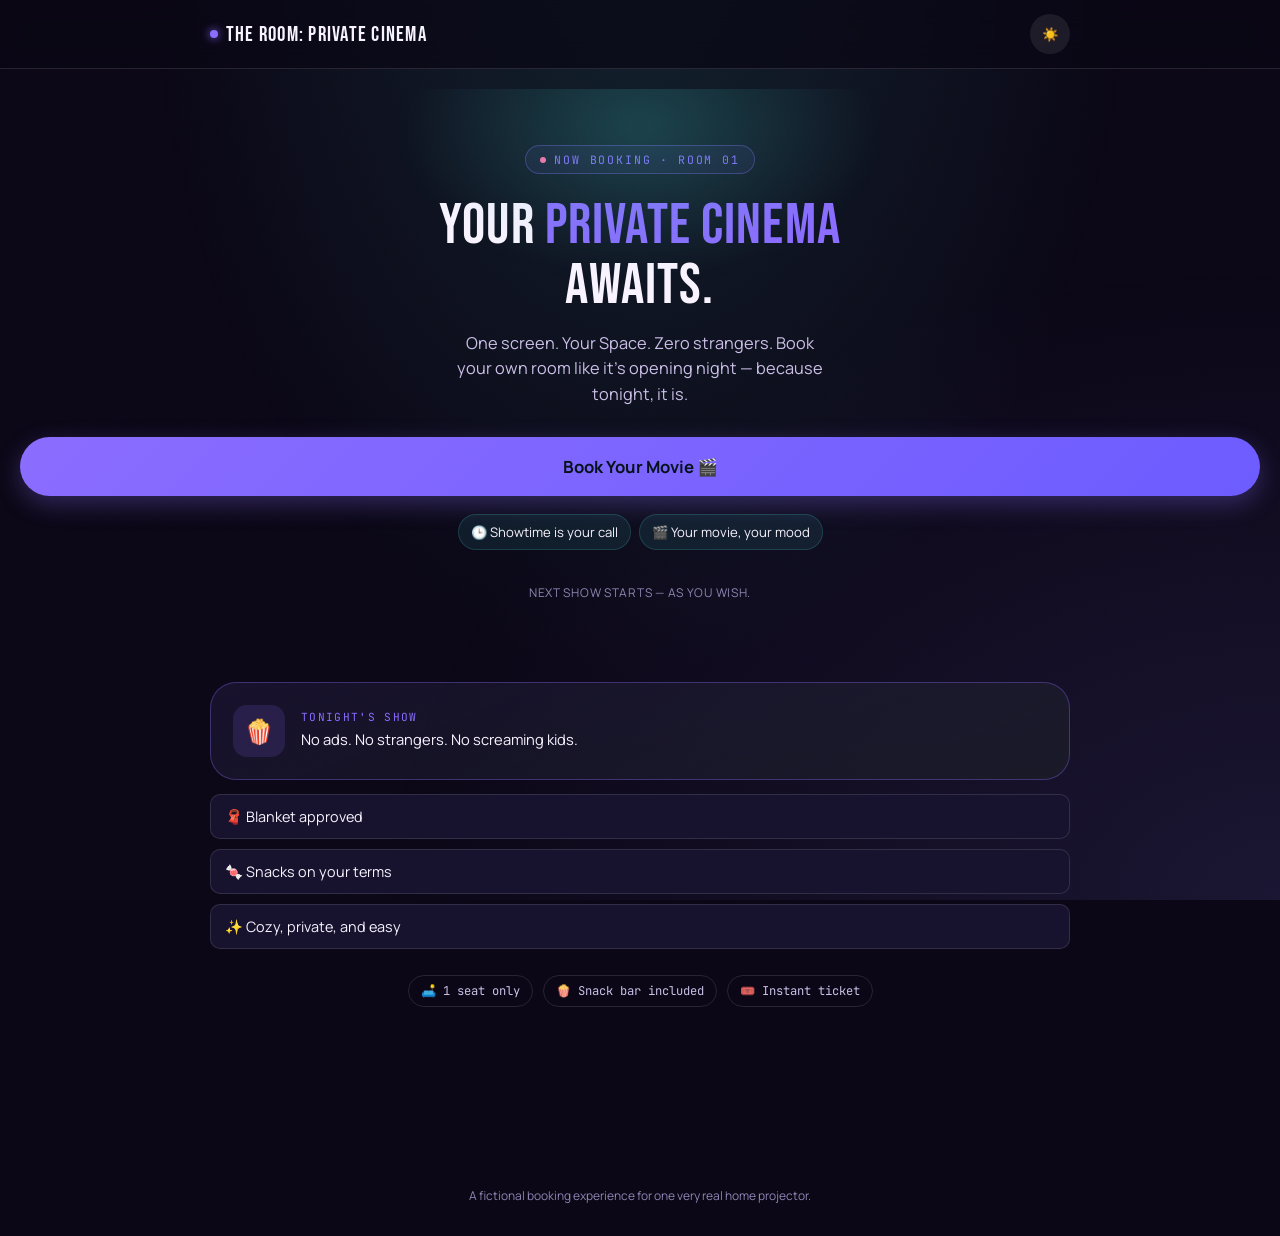
<file: index.html>
<!DOCTYPE html>
<html lang="en">
<head>
  <meta charset="UTF-8" />
  <meta name="viewport" content="width=device-width, initial-scale=1.0, viewport-fit=cover" />
  <title>Private Cinema — Your Private Cinema Awaits</title>
  <meta name="description" content="Book your private home cinema experience." />
  <link rel="stylesheet" href="./css/style.css" />
</head>
<body data-page="landing">
  <div class="app">

    <header class="topbar">
      <div class="topbar-inner">
        <div class="brand"><span class="brand-dot"></span>THE ROOM: PRIVATE CINEMA</div>
      </div>
    </header>

    <main class="page-main page-enter">
      <section class="hero">
        <div class="hero-beam"></div>
        <div class="hero-eyebrow"><span class="live-dot"></span>NOW BOOKING · ROOM 01</div>
        <h1>Your <span class="accent">Private Cinema</span><br />Awaits.</h1>
        <p class="sub">One screen. Your Space. Zero strangers. Book your own room like it's opening night — because tonight, it is.</p>
        <div class="hero-cta">
          <button class="btn btn-primary btn-lg btn-block" data-book-btn>Book Your Movie 🎬</button>
        </div>

        <div class="hero-note">
          <span>🕒 Showtime is your call</span>
          <span>🎬 Your movie, your mood</span>
        </div>

        <div class="countdown">
          <div class="countdown-label">Next show starts — as you wish.</div>
        </div>
      </section>

      <div class="container">
        
        

        <div class="tonight">
          <div class="tonight-icon">🍿</div>
          <div class="tonight-text">
            <div class="label">Tonight's Show</div>
            <p data-fun-line style="transition:opacity 0.25s;">No ads. No strangers. No screaming kids.</p>
          </div>
        </div>

    

        <div class="playful-grid">
          <div class="playful-card">🧣 Blanket approved</div>
          <div class="playful-card">🍬 Snacks on your terms</div>
          <div class="playful-card">✨ Cozy, private, and easy</div>
        </div>

        <div class="perk-row">
          <span class="perk-chip">🛋️ 1 seat only</span>
          <span class="perk-chip">🍿 Snack bar included</span>
          <span class="perk-chip">🎟️ Instant ticket</span>
        </div>
      </div>
    </main>

    <footer class="site-footer">A fictional booking experience for one very real home projector.</footer>
  </div>

  <script type="module" src="./js/main.js"></script>
</body>
</html>
</file>
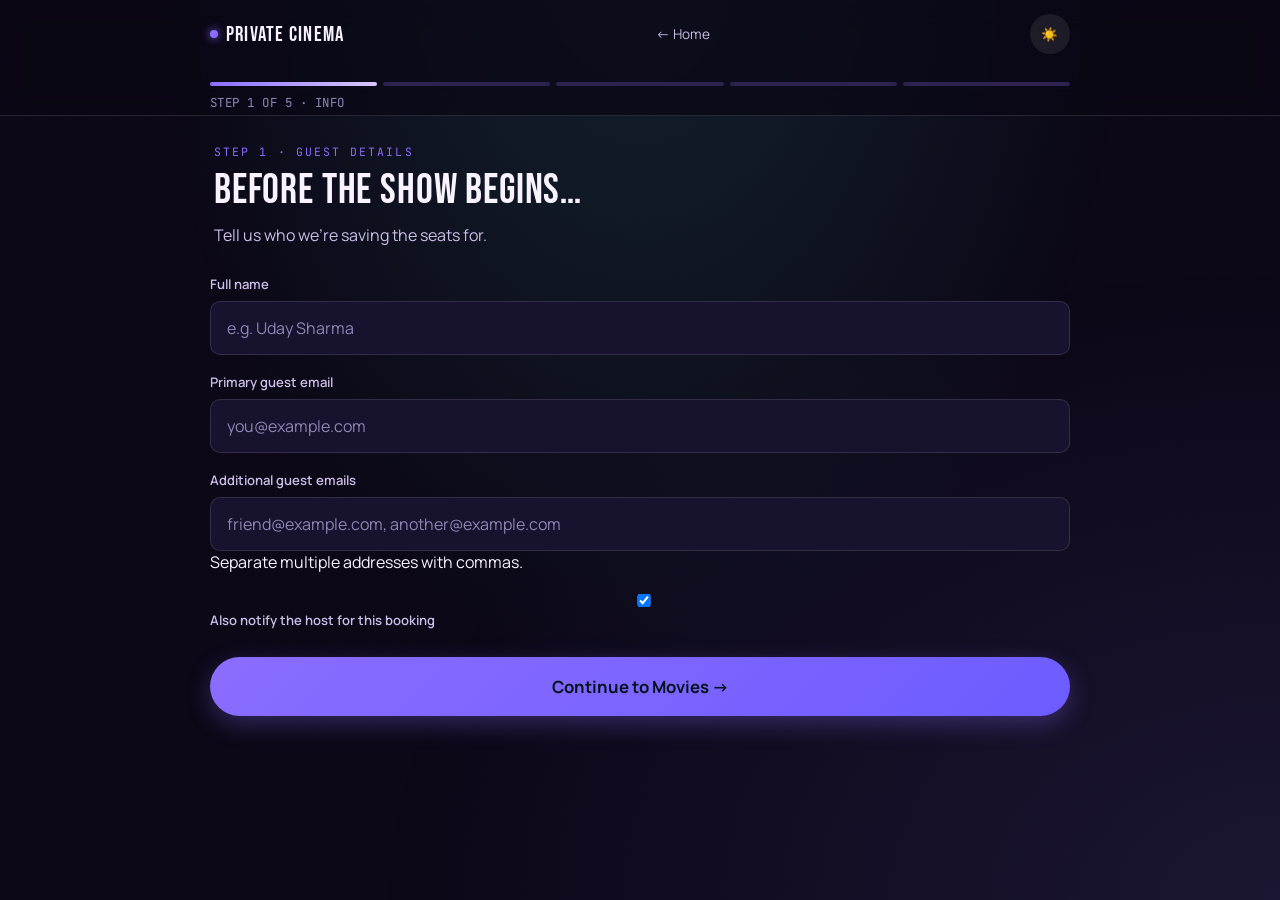
<file: bill.html>
<!DOCTYPE html>
<html lang="en">
<head>
  <meta charset="UTF-8" />
  <meta name="viewport" content="width=device-width, initial-scale=1.0, viewport-fit=cover" />
  <title>Your bill — Private Cinema</title>
  <link rel="stylesheet" href="./css/style.css" />
</head>
<body data-page="bill">
  <div class="app">

    <header class="topbar">
      <div class="topbar-inner">
        <div class="brand"><span class="brand-dot"></span>PRIVATE CINEMA</div>
        <a class="back-link" href="refreshments.html">← Back</a>
      </div>
      <div class="progress-wrap" data-progress></div>
    </header>

    <main class="page-main page-enter">
      <div class="container">
        <div class="form-head">
          <span class="eyebrow">STEP 5 · REVIEW &amp; CONFIRM</span>
          <h2>Here's the damage.</h2>
          <p>Take a look before you lock it in.</p>
        </div>

        <div class="card bill-card">
          <h3>Booking details</h3>
          <div data-booking-details></div>
        </div>

        <div class="card bill-card">
          <h3>Refreshments</h3>
          <div data-refresh-details></div>
        </div>

        <div class="card bill-card">
          <h3>Price breakdown</h3>
          <div data-price-details></div>
        </div>

        <div class="form-actions">
          <button class="btn btn-primary btn-lg btn-block" data-complete-btn>Complete Booking</button>
        </div>
      </div>
    </main>

    <!-- Surprise coupon modal -->
    <div class="modal-overlay" data-modal-overlay>
      <div class="coupon-modal glass" style="border-radius:28px; padding:36px 26px;">
        <div class="coupon-wait">🎉 WAIT…</div>
        <p class="coupon-sub">We have a little surprise for you.</p>

        <div class="ticket-flip" data-ticket-flip>
          <div class="ticket-flip-inner">
            <div class="tf-face tf-front">🎟️</div>
            <div class="tf-face tf-back">
              <div class="pct">100%</div>
              <div class="lbl">OFF</div>
            </div>
          </div>
        </div>

        <div class="coupon-name" data-coupon-name>HOME CINEMA VIP</div>

        <div class="price-count" data-price-count>
          <span class="from">₹997</span>
          <span class="to">₹997</span>
        </div>

        <button class="btn btn-primary btn-lg btn-block hidden" data-modal-continue>See My Ticket 🎬</button>
      </div>
    </div>
  </div>

  <script type="module" src="./js/main.js"></script>
</body>
</html>
</file>
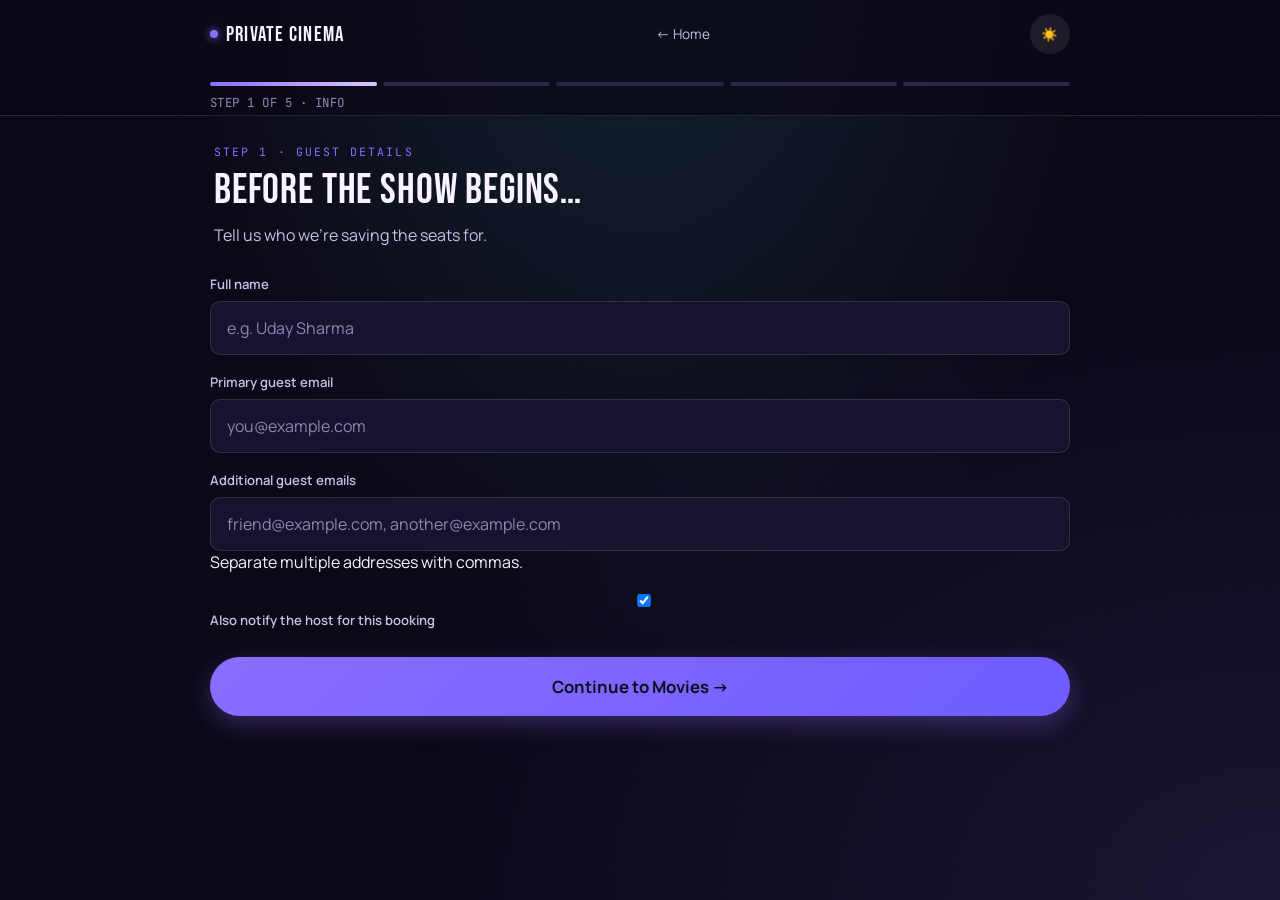
<file: movies.html>
<!DOCTYPE html>
<html lang="en">
<head>
  <meta charset="UTF-8" />
  <meta name="viewport" content="width=device-width, initial-scale=1.0, viewport-fit=cover" />
  <title>Pick a movie — Private Cinema</title>
  <link rel="stylesheet" href="./css/style.css" />
</head>
<body data-page="movies">
  <div class="app">

    <header class="topbar">
      <div class="topbar-inner">
        <div class="brand"><span class="brand-dot"></span>PRIVATE CINEMA</div>
        <a class="back-link" href="personal.html">← Back</a>
      </div>
      <div class="progress-wrap" data-progress></div>
    </header>

    <main class="page-main page-enter">
      <div class="container">
        <div class="form-head">
          <span class="eyebrow">STEP 2 · TONIGHT'S PICK</span>
          <h2 data-greeting>Choose tonight's film.</h2>
          <p>One screen, one movie. Pick the one you're in the mood for.</p>
          <div class="movie-toolbar">
            <label class="movie-toolbar-label" for="showtime-datetime">Showtime</label>
              <div class="movie-toolbar-row">
                <div style="position:relative; width:100%;">
                  <input class="movie-datetime" id="showtime-datetime" data-showtime-datetime required readonly placeholder="Choose date & time" />
                  <div class="custom-calendar" data-showtime-picker hidden aria-hidden="true">
                    <div class="calendar-inner">
                      <div class="calendar-header">
                        <button type="button" class="cal-prev" aria-label="Previous month">◀</button>
                        <div class="cal-title" data-cal-title></div>
                        <button type="button" class="cal-next" aria-label="Next month">▶</button>
                      </div>
                      <div class="calendar-weekdays">Su Mo Tu We Th Fr Sa</div>
                      <div class="calendar-grid" data-cal-grid></div>
                    </div>
                    <div class="calendar-side">
                      <div class="calendar-times" data-cal-times></div>
                      <div class="calendar-actions">
                        <button type="button" class="btn btn-ghost cal-cancel">Cancel</button>
                        <button type="button" class="btn btn-primary cal-ok">OK</button>
                      </div>
                    </div>
                  </div>
              </div>
            </div>
          </div>
          <div class="movie-search-wrap">
            <label class="movie-toolbar-label" for="movie-search-input">Search movies</label>
            <div class="movie-search-row">
              <input class="movie-search-input" id="movie-search-input" data-movie-search type="search" placeholder="Search TMDB for any movie title" autocomplete="off" />
            </div>
            <div class="movie-search-feedback" data-movie-search-feedback hidden>
              Search TMDB for movie titles, then choose the result you want to book.
            </div>
          </div>
          
        </div>

        <div class="movie-note-banner" role="status">
          <strong>Pick titles available on major streaming services</strong>
          <span>Choose movies that are easily available on Netflix, Prime, Disney, Apple TV, and other mainstream platforms.</span>
        </div>

        <div class="movie-search-results" data-movie-search-results hidden></div>

        <div class="movie-continue-wrap">
          <button class="btn btn-primary btn-lg btn-block" type="button" data-movie-continue>Continue to seats →</button>
        </div>
      </div>
    </main>

    <div class="confirm-flash" data-confirm-flash>
      <div class="confirm-flash-inner">
        <div class="icon">🎬</div>
        <h3 data-flash-title>Interstellar</h3>
        <p style="margin-top:8px;">Locked in. Choosing your seat…</p>
      </div>
    </div>

    <div class="movie-modal-overlay" data-movie-modal hidden>
      <div class="movie-modal" data-movie-modal-panel>
        <div class="movie-modal-glow" data-movie-modal-glow></div>
        <div class="movie-modal-nav">
          <button class="movie-nav-btn" data-movie-prev type="button">←</button>
          <button class="movie-nav-btn" data-movie-next type="button">→</button>
        </div>
        <div class="movie-modal-body">
          <img class="movie-modal-poster" data-movie-modal-poster alt="" />
          <div class="movie-modal-copy">
            <div class="movie-modal-chip" data-movie-modal-genre></div>
            <h3 data-movie-modal-title></h3>
            <p class="movie-modal-tagline" data-movie-modal-tagline></p>
            <p class="movie-modal-description" data-movie-modal-description></p>
            <img class="movie-modal-gif" data-movie-modal-gif alt="Movie motion preview" />
            <div class="movie-modal-meta">
              <span data-movie-modal-duration></span>
              <span data-movie-modal-rating></span>
            </div>
            <div class="movie-modal-trailer">
              <div class="movie-modal-trailer-label">Trailer</div>
              <iframe data-movie-modal-trailer allow="autoplay; encrypted-media" allowfullscreen></iframe>
            </div>
            <div class="movie-modal-highlight" data-movie-modal-highlight></div>
          </div>
        </div>
        <div class="movie-modal-actions">
          <button class="btn btn-ghost" data-movie-close type="button">Keep browsing</button>
          <button class="btn btn-primary" data-movie-confirm type="button">Choose this movie</button>
        </div>
      </div>
    </div>
  </div>

  <script type="module" src="./js/main.js"></script>
</body>
</html>
</file>
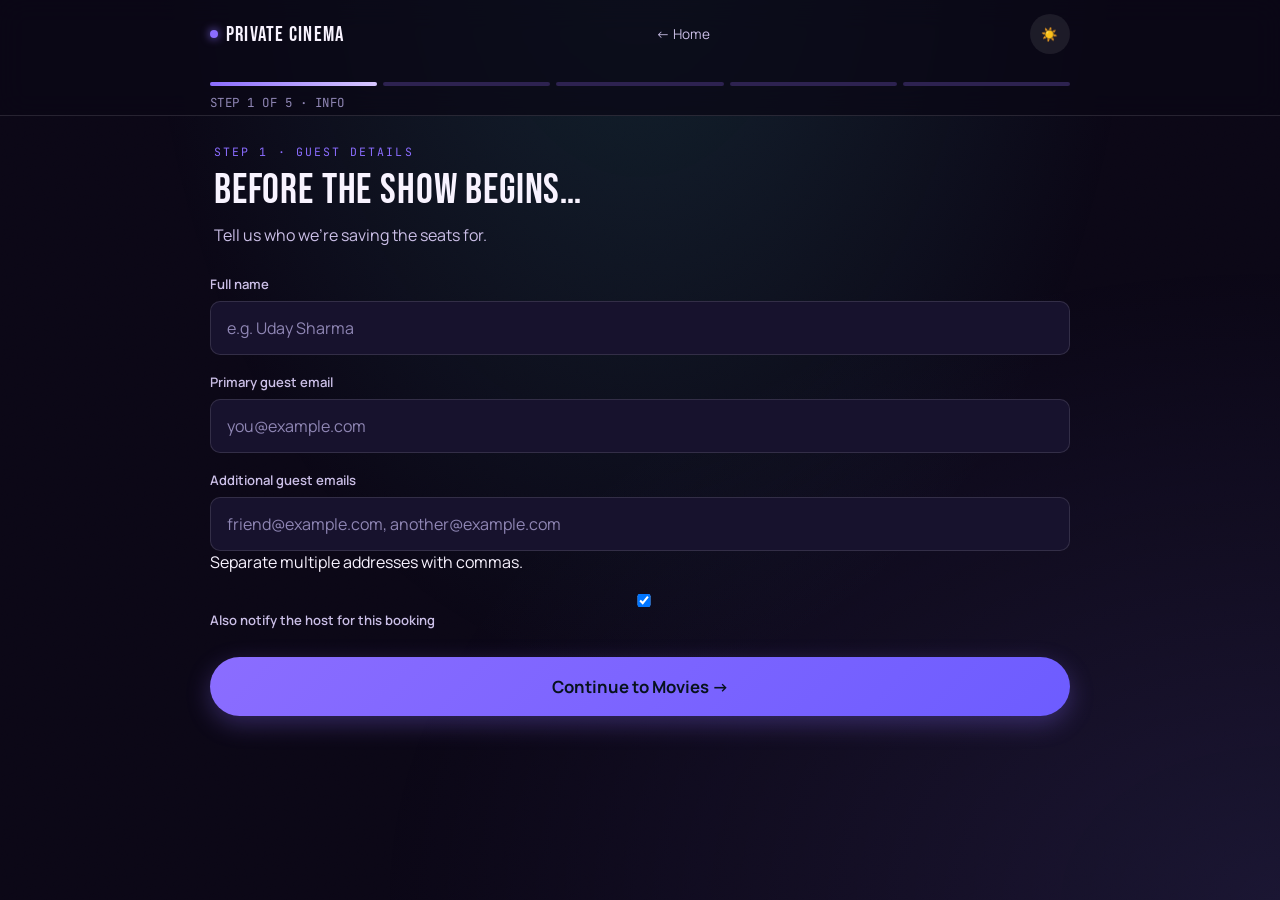
<file: personal.html>
<!DOCTYPE html>
<html lang="en">
<head>
  <meta charset="UTF-8" />
  <meta name="viewport" content="width=device-width, initial-scale=1.0, viewport-fit=cover" />
  <title>Who's watching? — Private Cinema</title>
  <link rel="stylesheet" href="./css/style.css" />
</head>
<body data-page="personal">
  <div class="app">

    <header class="topbar">
      <div class="topbar-inner">
        <div class="brand"><span class="brand-dot"></span>PRIVATE CINEMA</div>
        <a class="back-link" href="index.html">← Home</a>
      </div>
      <div class="progress-wrap" data-progress></div>
    </header>

    <main class="page-main page-enter">
      <div class="container">
        <div class="form-head">
          <span class="eyebrow">STEP 1 · GUEST DETAILS</span>
          <h2>Before the show begins…</h2>
          <p>Tell us who we're saving the seats for.</p>
        </div>

        <form id="personal-form" novalidate>
          <div class="field">
            <label for="guest-name">Full name</label>
            <input type="text" id="guest-name" name="name" placeholder="e.g. Uday Sharma" autocomplete="name" />
            <div class="field-error">Please enter your full name.</div>
          </div>

          <div class="field">
            <label for="guest-email">Primary guest email</label>
            <input type="email" id="guest-email" name="email" placeholder="you@example.com" autocomplete="email" />
            <div class="field-error">Please enter a valid email address.</div>
          </div>

          <div class="field">
            <label for="guest-extra-emails">Additional guest emails</label>
            <input type="text" id="guest-extra-emails" name="extraEmails" placeholder="friend@example.com, another@example.com" />
            <div class="field-hint">Separate multiple addresses with commas.</div>
          </div>

          <div class="field checkbox-field">
            <label class="checkbox-pill" for="notify-host">
              <input type="checkbox" id="notify-host" name="notifyHost" checked />
              <span>Also notify the host for this booking</span>
            </label>
          </div>

          <div class="form-actions">
            <button type="submit" class="btn btn-primary btn-lg btn-block">Continue to Movies →</button>
          </div>
        </form>
      </div>
    </main>
  </div>

  <script type="module" src="./js/main.js"></script>
</body>
</html>
</file>
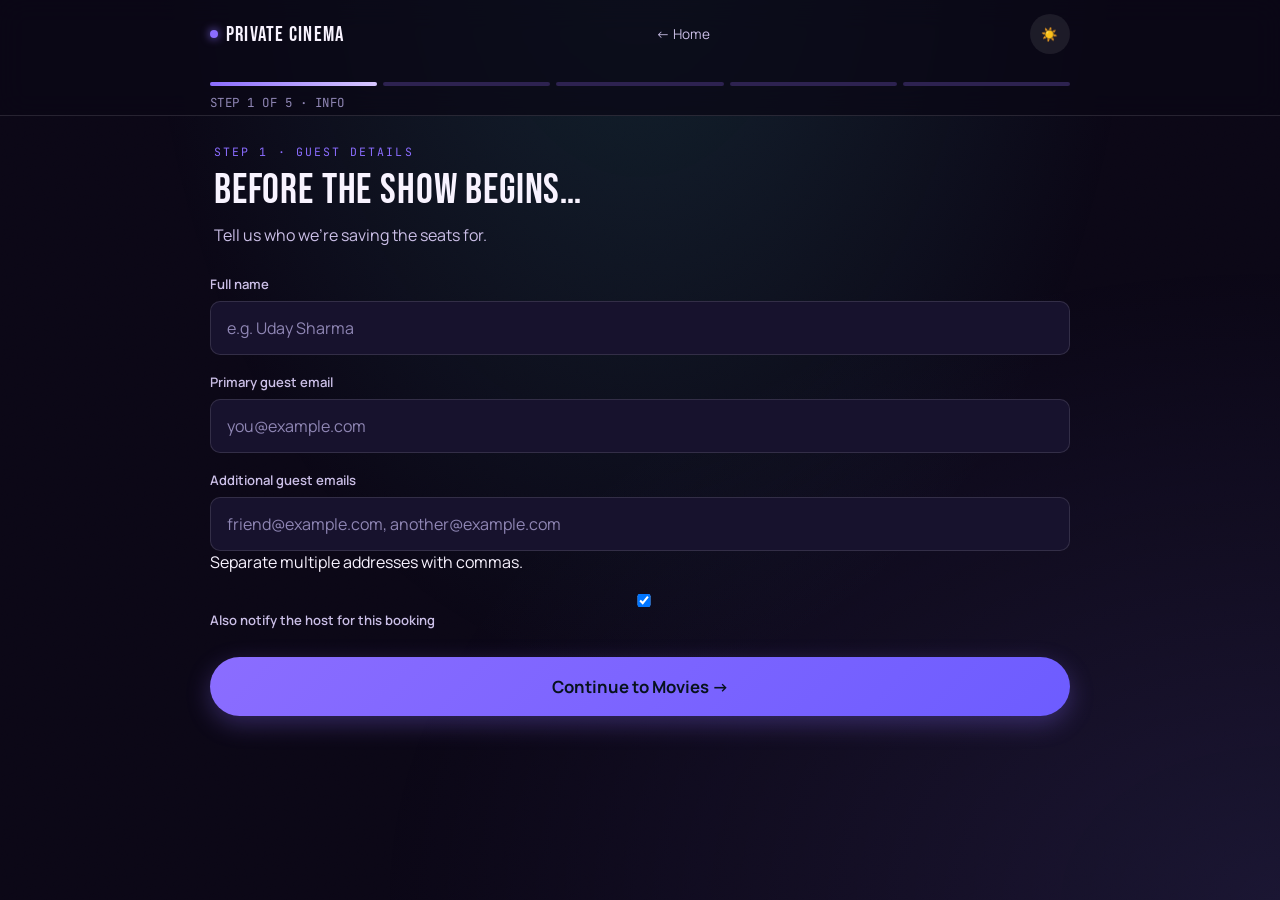
<file: refreshments.html>
<!DOCTYPE html>
<html lang="en">
<head>
  <meta charset="UTF-8" />
  <meta name="viewport" content="width=device-width, initial-scale=1.0, viewport-fit=cover" />
  <title>Snack bar — Private Cinema</title>
  <link rel="stylesheet" href="./css/style.css" />
</head>
<body data-page="refreshments">
  <div class="app">

    <header class="topbar">
      <div class="topbar-inner">
        <div class="brand"><span class="brand-dot"></span>PRIVATE CINEMA</div>
        <a class="back-link" href="seats.html">← Back</a>
      </div>
      <div class="progress-wrap" data-progress></div>
    </header>

    <main class="page-main page-enter">
      <div class="container">
        <div class="form-head">
          <span class="eyebrow">STEP 4 · SNACK BAR</span>
          <h2>Load up the snack bar.</h2>
          <p>No queue, no overpriced tub — just tap what you want.</p>
        </div>

        <div class="snack-banner">
          <strong>Snack timing, your way</strong>
          <span>Pick when each bite arrives — at the beginning, middle, or end of the movie.</span>
        </div>
        <div class="refresh-grid" data-refresh-grid></div>
      </div>
    </main>

    <div class="sticky-cart">
      <div class="sticky-cart-inner">
        <div class="cart-summary">
          <div class="count" data-cart-count>0 items</div>
          <div class="amount" data-cart-amount>₹0</div>
        </div>
        <button class="btn btn-primary" data-view-order-btn>View order →</button>
      </div>
    </div>
  </div>

  <script type="module" src="./js/main.js"></script>
</body>
</html>
</file>
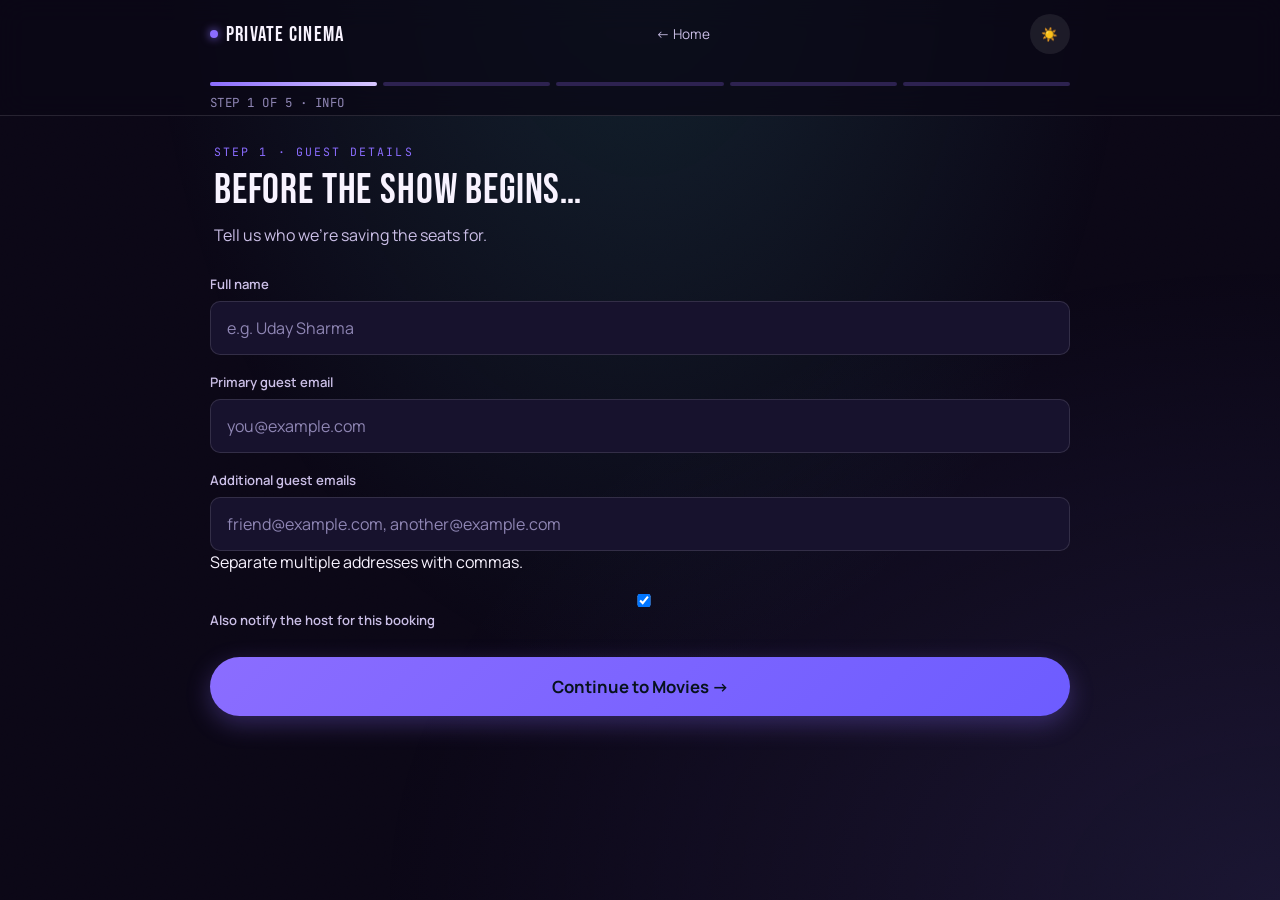
<file: seats.html>
<!DOCTYPE html>
<html lang="en">

<head>
  <meta charset="UTF-8" />
  <meta name="viewport" content="width=device-width, initial-scale=1.0, viewport-fit=cover" />
  <title>Choose your comfort zone — Private Cinema</title>
  <link rel="stylesheet" href="./css/style.css" />
</head>

<body data-page="seats">
  <div class="app">

    <header class="topbar">
      <div class="topbar-inner">
        <div class="brand"><span class="brand-dot"></span>PRIVATE CINEMA</div>
        <a class="back-link" href="movies.html">← Back</a>
      </div>
      <div class="progress-wrap" data-progress></div>
    </header>

    <main class="page-main page-enter">
      <div class="container">
        <div class="form-head">
          <span class="eyebrow">STEP 3 · SEATING</span>
          <h2>Choose your comfort zone.</h2>
          <p>Forget the crowd. This is a private bed-and-screen experience made for stretching, lounging, and settling
            in however you like.</p>
        </div>

        <div class="seat-hall" data-seat-hall>

        </div>


        <div class="seat-confirm-card" data-seat-confirm>
          <div style="font-size:1.4rem;">🎉</div>
          <div class="txt">
            <b data-seat-confirm-name>Seat 01</b>
            Locked in. Nobody else is getting this one.
          </div>
        </div>

        <div class="perk-list">
          <div class="perk-item"><span class="emoji">🛋️</span> Personal armrest, both sides</div>
          <div class="perk-item"><span class="emoji">🦵</span> Unlimited stretching rights</div>
          <div class="perk-item"><span class="emoji">🤫</span> No stranger sitting beside you</div>
        </div>

        <div class="form-actions">
          <button class="btn btn-primary btn-lg btn-block" data-continue-btn disabled>Continue to Snacks →</button>
        </div>
      </div>
    </main>
  </div>

  <script type="module" src="./js/main.js"></script>
</body>

</html>
</file>
<file: css/style.css>
/* ============================================================
   PRIVATE CINEMA — Design System
   Palette: midnight blue + teal glow + coral warmth
   Display: Bebas Neue (marquee) · Body: Manrope · Data: JetBrains Mono
   ============================================================ */

@import url('https://fonts.googleapis.com/css2?family=Bebas+Neue&family=Manrope:wght@400;500;600;700;800&family=JetBrains+Mono:wght@400;500;600;700&display=swap');

:root{
  --bg-void:#0b0716;
  --bg-panel:#17122d;
  --bg-panel-2:#22183d;
  --bg-panel-3:#2d2250;
  --accent-amber:#8b6dff;
  --accent-amber-soft:#d8c8ff;
  --accent-red:#ff6ea8;
  --accent-violet:#6d5cff;
  --text-cream:#f8f3ff;
  --text-muted:#cbbfe7;
  --text-dim:#8f86b4;
  --border-soft:rgba(248,243,255,0.12);
  --border-amber:rgba(139,109,255,0.34);
  --success:#6fe7b3;
  --danger:#ff7a8b;
  --scrollbar-track:rgba(255,255,255,0.06);
  --scrollbar-thumb:rgba(139,109,255,0.56);
}

body.light-mode{
  --bg-void:#f7f3ff;
  --bg-panel:#ffffff;
  --bg-panel-2:#f2ebff;
  --bg-panel-3:#e8dcff;
  --accent-amber:#7249ff;
  --accent-amber-soft:#cdbcff;
  --accent-red:#ff5d95;
  --accent-violet:#5f45ff;
  --text-cream:#1d1534;
  --text-muted:#5b5272;
  --text-dim:#7e7498;
  --border-soft:rgba(29,21,52,0.1);
  --border-amber:rgba(114,73,255,0.24);
  --scrollbar-track:rgba(29,21,52,0.06);
  --scrollbar-thumb:rgba(114,73,255,0.42);
}

:root{
  --page-accent:var(--accent-amber);
  --page-accent-soft:rgba(66,199,195,0.16);

  --font-display:'Bebas Neue', sans-serif;
  --font-body:'Manrope', sans-serif;
  --font-mono:'JetBrains Mono', monospace;

  --radius-s:10px;
  --radius-m:16px;
  --radius-l:26px;

  --shadow-soft:0 10px 30px rgba(0,0,0,0.45);
  --shadow-glow:0 0 40px color-mix(in srgb, var(--accent-amber) 15%, transparent);

  --ease-out:cubic-bezier(.16,1,.3,1);
  --safe-bottom:env(safe-area-inset-bottom, 0px);
}

*,*::before,*::after{box-sizing:border-box;}
html{scroll-behavior:smooth;}
*{scrollbar-width:thin; scrollbar-color:var(--scrollbar-thumb) var(--scrollbar-track);}
*::-webkit-scrollbar{width:10px; height:10px;}
*::-webkit-scrollbar-track{background:var(--scrollbar-track);}
*::-webkit-scrollbar-thumb{background:linear-gradient(180deg,var(--accent-amber),var(--accent-violet)); border-radius:999px; border:2px solid transparent; background-clip:padding-box;}
body{
  margin:0;
  min-height:100vh;
  background:var(--bg-void);
  color:var(--text-cream);
  font-family:var(--font-body);
  transition:background 0.3s var(--ease-out), color 0.3s var(--ease-out);
  -webkit-font-smoothing:antialiased;
  overflow-x:hidden;
  position:relative;
}

/* prevent body scroll when calendar open */
.no-scroll-picker{overflow:hidden;}

/* Film grain + vignette ambience, applied to every page */
body::before{
  content:"";
  position:fixed; inset:0;
  pointer-events:none;
  z-index:0;
  background-image:
    radial-gradient(ellipse at 50% -10%, rgba(66,199,195,0.14), transparent 55%),
    radial-gradient(ellipse at 100% 100%, rgba(139,124,255,0.12), transparent 50%);
}
body::after{
  content:"";
  position:fixed; inset:0;
  pointer-events:none;
  z-index:1;
  opacity:0.05;
  mix-blend-mode:overlay;
  background-image:url("data:image/svg+xml,%3Csvg xmlns='http://www.w3.org/2000/svg' width='120' height='120'%3E%3Cfilter id='n'%3E%3CfeTurbulence type='fractalNoise' baseFrequency='0.9' numOctaves='2' stitchTiles='stitch'/%3E%3C/filter%3E%3Crect width='100%25' height='100%25' filter='url(%23n)'/%3E%3C/svg%3E");
  animation:grain 1.3s steps(4) infinite;
}
@keyframes grain{
  0%{transform:translate(0,0);} 25%{transform:translate(-1%,1%);}
  50%{transform:translate(1%,-1%);} 75%{transform:translate(-1%,-1%);}
  100%{transform:translate(0,0);}
}

.app{position:relative; z-index:2; min-height:100vh; display:flex; flex-direction:column;}

h1,h2,h3,.display{
  font-family:var(--font-display);
  letter-spacing:0.02em;
  font-weight:400;
  line-height:1.05;
  color:var(--text-cream);
  margin:0;
}
h1{font-size:clamp(2.4rem,9vw,3.6rem);}
h2{font-size:clamp(1.8rem,7vw,2.6rem);}
h3{font-size:clamp(1.3rem,5vw,1.7rem);}
p{margin:0; color:var(--text-muted); line-height:1.55;}
.mono{font-family:var(--font-mono);}
.eyebrow{
  font-family:var(--font-mono);
  font-size:0.72rem;
  letter-spacing:0.18em;
  text-transform:uppercase;
  color:var(--accent-amber);
}

a{color:inherit;}
img{max-width:100%; display:block;}

/* ---------- Layout shells ---------- */
.container{
  width:100%;
  max-width:520px;
  margin:0 auto;
  padding:0 20px;
}
@media (min-width:900px){
  .container{max-width:900px;}
}

.page-main{
  flex:1;
  padding-top:20px;
  padding-bottom:140px;
}

/* ---------- Top bar ---------- */
.topbar{
  position:sticky; top:0; z-index:20;
  backdrop-filter:blur(14px);
  background:color-mix(in srgb, var(--bg-void) 72%, transparent);
  border-bottom:1px solid var(--border-soft);
}
.topbar-inner{
  max-width:520px; margin:0 auto; padding:14px 20px;
  display:flex; align-items:center; justify-content:space-between;
}
@media (min-width:900px){ .topbar-inner{max-width:900px;} }
.brand{
  font-family:var(--font-display);
  font-size:1.3rem;
  letter-spacing:0.06em;
  display:flex; align-items:center; gap:8px;
}
.brand-dot{
  width:8px; height:8px; border-radius:50%;
  background:var(--accent-amber);
  box-shadow:0 0 10px var(--accent-amber);
}
.back-link{
  font-size:0.85rem; color:var(--text-muted);
  text-decoration:none;
  display:flex; align-items:center; gap:6px;
}

/* ---------- Progress indicator ---------- */
.progress-wrap{
  max-width:520px; margin:0 auto; padding:14px 20px 4px;
}
@media (min-width:900px){ .progress-wrap{max-width:900px;} }
.progress-track{
  display:flex; align-items:center; gap:6px;
}
.progress-dot{
  flex:1; height:4px; border-radius:4px;
  background:var(--bg-panel-3);
  overflow:hidden;
  position:relative;
}
.progress-dot::after{
  content:""; position:absolute; inset:0;
  background:linear-gradient(90deg,var(--accent-amber),var(--accent-amber-soft));
  transform:scaleX(0); transform-origin:left;
  transition:transform 0.6s var(--ease-out);
}
.progress-dot.done::after,.progress-dot.active::after{transform:scaleX(1);}
.progress-dot.active::after{animation:pulseW 1.4s ease-in-out infinite;}
@keyframes pulseW{0%,100%{opacity:1;} 50%{opacity:0.55;}}
.progress-label{
  margin-top:8px;
  font-size:0.78rem; color:var(--text-dim);
  font-family:var(--font-mono);
  letter-spacing:0.04em;
}

/* ---------- Buttons ---------- */
.btn{
  font-family:var(--font-body);
  font-weight:700;
  font-size:1rem;
  border:none;
  border-radius:100px;
  padding:16px 26px;
  cursor:pointer;
  display:inline-flex;
  align-items:center;
  justify-content:center;
  gap:8px;
  transition:transform 0.18s var(--ease-out), box-shadow 0.18s var(--ease-out), opacity 0.18s;
  -webkit-tap-highlight-color:transparent;
  touch-action:manipulation;
}
.btn:active{transform:scale(0.96);}
.btn-primary{
  background:linear-gradient(135deg,var(--page-accent),var(--accent-violet));
  color:#07121d;
  box-shadow:0 8px 24px color-mix(in srgb, var(--page-accent) 30%, transparent);
}
.btn-primary:hover{box-shadow:0 10px 30px color-mix(in srgb, var(--page-accent) 35%, transparent);}
.btn-primary:disabled{
  opacity:0.4; cursor:not-allowed; box-shadow:none;
  filter:grayscale(0.3);
}
.btn-ghost{
  background:transparent;
  color:var(--text-cream);
  border:1px solid var(--border-soft);
}
.btn-block{width:100%;}
.btn-lg{padding:18px 28px; font-size:1.05rem;}

/* ---------- Cards / glass ---------- */
.card{
  background:var(--bg-panel);
  border:1px solid var(--border-soft);
  border-radius:var(--radius-m);
  padding:18px;
}
.glass{
  background:rgba(28,32,39,0.55);
  backdrop-filter:blur(18px);
  border:1px solid rgba(242,237,228,0.08);
}

/* ---------- Toasts ---------- */
.toast-stack{
  position:fixed; left:0; right:0; bottom:calc(20px + var(--safe-bottom));
  z-index:200;
  display:flex; flex-direction:column; align-items:center; gap:10px;
  pointer-events:none;
  padding:0 20px;
}
.toast{
  pointer-events:auto;
  max-width:460px; width:100%;
  background:var(--bg-panel-2);
  border:1px solid var(--border-soft);
  border-left:3px solid var(--accent-amber);
  border-radius:var(--radius-s);
  padding:13px 16px;
  font-size:0.88rem;
  color:var(--text-cream);
  box-shadow:var(--shadow-soft);
  animation:toastIn 0.35s var(--ease-out);
}
.toast.danger{border-left-color:var(--danger);}
.toast.exit{animation:toastOut 0.3s var(--ease-out) forwards;}
@keyframes toastIn{from{opacity:0; transform:translateY(14px) scale(0.97);} to{opacity:1; transform:none;}}
@keyframes toastOut{to{opacity:0; transform:translateY(10px) scale(0.97);}}
@keyframes emailStatusIn{from{opacity:0; transform:translate(-50%, -12px) scale(0.97);} to{opacity:1; transform:translate(-50%, 0) scale(1);}}

/* ---------- Page transition ---------- */
.page-enter{animation:pageIn 0.55s var(--ease-out);}
@keyframes pageIn{
  from{opacity:0; transform:translateY(14px);}
  to{opacity:1; transform:none;}
}
.stagger > *{animation:pageIn 0.55s var(--ease-out) both;}
.stagger > *:nth-child(1){animation-delay:0.02s;}
.stagger > *:nth-child(2){animation-delay:0.08s;}
.stagger > *:nth-child(3){animation-delay:0.14s;}
.stagger > *:nth-child(4){animation-delay:0.20s;}
.stagger > *:nth-child(5){animation-delay:0.26s;}
.stagger > *:nth-child(6){animation-delay:0.32s;}

/* ============================================================
   LANDING PAGE
   ============================================================ */
.hero{
  position:relative;
  padding:56px 20px 40px;
  text-align:center;
  overflow:hidden;
}
.hero-beam{
  position:absolute; top:-120px; left:50%; transform:translateX(-50%);
  width:520px; height:320px;
  background:radial-gradient(ellipse at center, rgba(66,199,195,0.24), transparent 65%);
  filter:blur(10px);
  pointer-events:none;
  animation:beamFlicker 5s ease-in-out infinite;
}
@keyframes beamFlicker{0%,100%{opacity:1;} 50%{opacity:0.75;}}
.hero-eyebrow{
  display:inline-flex; align-items:center; gap:8px;
  font-family:var(--font-mono); font-size:0.72rem;
  letter-spacing:0.16em; text-transform:uppercase;
  color:var(--accent-amber);
  background:color-mix(in srgb, var(--accent-amber) 8%, transparent);
  border:1px solid var(--border-amber);
  padding:6px 14px; border-radius:100px;
  margin-bottom:22px;
}
.hero-eyebrow .live-dot{
  width:6px; height:6px; border-radius:50%; background:var(--accent-red);
  animation:blink 1.6s ease-in-out infinite;
}
@keyframes blink{0%,100%{opacity:1;} 50%{opacity:0.25;}}
.hero h1{margin-bottom:14px;}
.hero h1 .accent{color:var(--accent-amber);}
.hero p.sub{
  max-width:380px; margin:0 auto 30px;
  font-size:1.02rem;
}
.hero-cta{display:flex; flex-direction:column; gap:12px; align-items:center;}
.countdown{
  margin-top:34px;
  display:inline-flex; flex-direction:column; align-items:center; gap:8px;
}
.countdown-time{
  font-family:var(--font-mono); font-size:1.5rem; letter-spacing:0.05em;
  color:var(--text-cream);
  background:var(--bg-panel);
  border:1px solid var(--border-soft);
  padding:10px 20px; border-radius:var(--radius-s);
}
.countdown-label{font-size:0.75rem; color:var(--text-dim); letter-spacing:0.06em; text-transform:uppercase;}

.hero-note{
  display:flex; flex-wrap:wrap; justify-content:center; gap:8px;
  margin-top:18px;
}
.hero-note span{
  display:inline-flex; align-items:center; gap:6px;
  padding:8px 12px;
  border-radius:999px;
  background:rgba(66,199,195,0.1);
  border:1px solid rgba(66,199,195,0.2);
  color:var(--text-cream);
  font-size:0.82rem;
}

.section-title{
  display:flex; align-items:baseline; justify-content:space-between;
  margin:44px 0 16px;
}
.section-title h2{font-size:1.5rem;}
.section-title span{font-family:var(--font-mono); font-size:0.75rem; color:var(--text-dim);}

.movie-strip{
  display:flex; gap:14px; overflow-x:auto; padding:4px 0 10px;
  scroll-snap-type:x mandatory;
  -webkit-overflow-scrolling:touch;
}
.movie-strip::-webkit-scrollbar{display:none;}
.mini-card{
  scroll-snap-align:start;
  flex:0 0 150px;
  border-radius:var(--radius-m);
  overflow:hidden;
  border:1px solid var(--border-soft);
  background:var(--bg-panel);
  transition:transform 0.25s var(--ease-out);
}
.mini-card:active{transform:scale(0.97);}
.mini-poster{
  height:200px; width:100%;
  object-fit:cover;
  display:block;
}
.mini-body{padding:10px 12px;}
.mini-body .title{font-size:0.92rem; font-weight:700; color:var(--text-cream);}
.mini-body .meta{font-size:0.72rem; color:var(--text-dim); margin-top:2px;}

.tonight{
  margin-top:40px;
  border-radius:var(--radius-l);
  padding:22px;
  background:linear-gradient(160deg, color-mix(in srgb, var(--accent-amber) 10%, transparent), rgba(28,32,39,0.6));
  border:1px solid var(--border-amber);
  display:flex; align-items:center; gap:16px;
}
.tonight-icon{
  width:52px; height:52px; border-radius:14px;
  display:flex; align-items:center; justify-content:center;
  font-size:1.5rem;
  background:color-mix(in srgb, var(--accent-amber) 15%, transparent);
  flex-shrink:0;
}
.tonight-text .label{
  font-family:var(--font-mono); font-size:0.7rem; letter-spacing:0.12em;
  text-transform:uppercase; color:var(--accent-amber); margin-bottom:4px;
}
.tonight-text p{color:var(--text-cream); font-size:0.92rem;}

.host-card{
  margin-top:22px;
  padding:16px 18px;
  border-radius:var(--radius-m);
  background:linear-gradient(135deg, rgba(66,199,195,0.12), rgba(139,124,255,0.1));
  border:1px solid rgba(66,199,195,0.22);
}
.host-title{
  font-weight:800;
  color:var(--text-cream);
  margin-bottom:6px;
}
.host-card p{color:var(--text-muted); font-size:0.92rem;}

.playful-grid{
  display:grid; gap:10px; margin-top:14px;
}
.playful-card{
  padding:12px 14px;
  border-radius:var(--radius-s);
  background:var(--bg-panel);
  border:1px solid var(--border-soft);
  color:var(--text-cream);
  font-size:0.9rem;
}

.perk-row{
  display:flex; gap:10px; flex-wrap:wrap; justify-content:center;
  margin-top:26px;
}
.perk-chip{
  font-size:0.76rem; color:var(--text-muted);
  border:1px solid var(--border-soft);
  padding:7px 12px; border-radius:100px;
  font-family:var(--font-mono);
}

footer.site-footer{
  text-align:center; padding:40px 20px 32px;
  font-size:0.75rem; color:var(--text-dim);
}

/* ============================================================
   FORM PAGES (personal info)
   ============================================================ */
.form-head{padding:8px 4px 28px;}
.form-head .eyebrow{margin-bottom:10px; display:block;}
.form-head p{margin-top:10px; max-width:340px;}

.field{margin-bottom:18px;}
.field label{
  display:block; font-size:0.82rem; color:var(--text-muted);
  margin-bottom:8px; font-weight:600;
}
.field input{
  width:100%;
  background:var(--bg-panel);
  border:1.5px solid var(--border-soft);
  color:var(--text-cream);
  font-family:var(--font-body);
  font-size:1rem;
  padding:15px 16px;
  border-radius:var(--radius-s);
  outline:none;
  transition:border-color 0.2s, box-shadow 0.2s;
}
.field input::placeholder{color:var(--text-dim);}
.field input:focus{
  border-color:var(--accent-amber);
  box-shadow:0 0 0 4px color-mix(in srgb, var(--accent-amber) 12%, transparent);
}
.field input.error{border-color:var(--danger);}
.field-error{
  font-size:0.76rem; color:var(--danger);
  margin-top:6px; display:none;
}
.field.has-error .field-error{display:block;}
.field.has-error input{border-color:var(--danger);}

.form-actions{margin-top:28px;}

/* ============================================================
   MOVIE SELECTION
   ============================================================ */
.movie-grid{display:flex; flex-direction:column; gap:16px;}
.movie-toolbar{display:flex; flex-direction:column; gap:8px; margin-top:14px;}
.movie-toolbar-row{display:flex; flex-wrap:wrap; gap:10px;}
.movie-toolbar-label{font-size:0.74rem; text-transform:uppercase; letter-spacing:0.16em; color:var(--text-dim); font-family:var(--font-mono);}
.movie-search-wrap{display:flex; flex-direction:column; gap:10px; margin-top:18px;}
.movie-search-row{display:flex; width:100%;}
.movie-search-input{width:100%; min-height:50px; border-radius:18px; border:1px solid rgba(248,243,255,0.14); background:rgba(255,255,255,0.04); color:var(--text-cream); padding:14px 18px; font-size:1rem; outline:none; transition:border-color 0.2s ease, background 0.2s ease;}
.movie-search-input:focus{border-color:var(--accent-amber); background:rgba(255,255,255,0.08);}
.movie-search-feedback{font-size:0.88rem; color:var(--text-muted);}
.movie-search-results{display:grid; gap:16px; margin:20px 0 0;}
.movie-card.search-result{
  border-color:rgba(255,255,255,0.08);
  background:rgba(24,18,41,0.95);
}
.movie-card.search-result .select-btn{background:rgba(255,255,255,0.05);}
.movie-card.search-result .poster{min-height:250px; object-fit:cover;}
.movie-datetime{
  flex:1; min-width:220px; width:100%; cursor:pointer;
  border-radius:999px; padding:14px 18px; font-family:var(--font-body); font-size:1rem;
  color:var(--text-cream);
  background:linear-gradient(180deg, rgba(255,255,255,0.02), rgba(255,255,255,0.01)), var(--bg-panel);
  border:1px solid var(--border-soft);
}
.movie-datetime::placeholder{color:var(--text-dim);}
.movie-datetime:focus{outline:none; border-color:var(--accent-amber); box-shadow:0 0 0 4px color-mix(in srgb, var(--accent-amber) 12%, transparent);}
.movie-datetime.invalid{border-color:var(--danger); box-shadow:0 0 0 4px rgba(255,85,92,0.16);}
.movie-continue-wrap{margin:24px 0 8px;}

.movie-note-banner{
  margin:16px 0 20px; padding:12px 14px; border-radius:var(--radius-s);
  background:linear-gradient(135deg, rgba(66,199,195,0.12), rgba(139,124,255,0.1));
  border:1px solid rgba(66,199,195,0.22); display:flex; flex-direction:column; gap:4px;
}

.notification-card{
  margin-top:16px; padding:14px 16px; border-radius:var(--radius-m); border:1px solid var(--border-soft);
  background:linear-gradient(135deg, rgba(66,199,195,0.10), rgba(139,124,255,0.08));
}
.notification-card h3{margin-bottom:6px; font-size:1rem; color:var(--text-cream);} .notification-preview-card{margin-top:20px; padding:16px; border:1px solid var(--border-soft); border-radius:var(--radius-m); background:rgba(255,255,255,0.03);} .notification-preview-head{font-size:0.78rem; letter-spacing:0.16em; text-transform:uppercase; color:var(--text-dim); font-family:var(--font-mono); margin-bottom:12px;} .notification-preview-grid{display:grid; gap:12px;} @media(min-width:800px){.notification-preview-grid{grid-template-columns:repeat(2,1fr);}}

.notification-card p{font-size:0.88rem; color:var(--text-muted);}
.movie-note-banner strong{color:var(--text-cream); font-size:0.95rem;}
.movie-note-banner span{color:var(--text-muted); font-size:0.84rem;}
.movie-card{
  display:grid;
  grid-template-columns:96px 1fr;
  gap:14px;
  background:var(--bg-panel);
  border:1px solid var(--border-soft);
  border-radius:var(--radius-m);
  padding:14px;
  cursor:pointer;
  transition:border-color 0.25s var(--ease-out), transform 0.2s var(--ease-out), background 0.25s;
  position:relative;
}
.movie-card:active{transform:scale(0.985);}
.movie-card.selected{
  border-color:var(--page-accent);
  background:linear-gradient(135deg, var(--page-accent-soft), var(--bg-panel));
  box-shadow:0 0 0 1px var(--page-accent-soft), 0 14px 40px rgba(0,0,0,0.20);
}
.movie-card .poster{
  width:96px; height:132px; border-radius:10px; object-fit:cover;
}
.movie-card .info{display:flex; flex-direction:column; min-width:0;}
.movie-card .title{font-size:1.1rem; font-weight:800; color:var(--text-cream);}
.movie-card .tags{
  display:flex; gap:6px; flex-wrap:wrap; margin:6px 0 8px;
}
.movie-card .tag{
  font-size:0.68rem; font-family:var(--font-mono);
  color:var(--text-muted); border:1px solid var(--border-soft);
  padding:3px 8px; border-radius:100px;
}
.movie-card .rating{color:var(--accent-amber); font-weight:700;}
.movie-card .desc{
  font-size:0.82rem; color:var(--text-muted);
  display:-webkit-box; -webkit-line-clamp:2; line-clamp:2; -webkit-box-orient:vertical;
  overflow:hidden;
}
.movie-card .select-btn{
  margin-top:auto; align-self:flex-start;
  font-size:0.78rem; font-weight:700;
  color:var(--accent-amber);
  display:flex; align-items:center; gap:6px;
  padding-top:8px;
}
.movie-card .check{
  position:absolute; top:12px; right:12px;
  width:26px; height:26px; border-radius:50%;
  background:var(--accent-amber);
  color:#1a1204;
  display:flex; align-items:center; justify-content:center;
  font-size:0.85rem; font-weight:900;
  opacity:0; transform:scale(0.5);
  transition:all 0.3s var(--ease-out);
}
.movie-card.selected .check{opacity:1; transform:scale(1);}

.movie-modal-overlay{
  position:fixed; inset:0; z-index:220;
  display:flex; align-items:center; justify-content:center;
  padding:20px; background:color-mix(in srgb, var(--bg-void) 83%, transparent);
  backdrop-filter:blur(10px); opacity:0; pointer-events:none; transition:opacity 0.3s var(--ease-out);
}
.movie-modal-overlay.show{opacity:1; pointer-events:auto;}
.movie-modal{
  position:relative; width:min(100%, 860px); max-height:min(90vh, 760px); overflow:auto;
  padding:24px; border-radius:calc(var(--radius-l) + 4px); border:1px solid rgba(255,255,255,0.12);
  background:linear-gradient(145deg, color-mix(in srgb, var(--bg-void) 98%, transparent), color-mix(in srgb, var(--bg-panel-3) 94%, transparent)); box-shadow:var(--shadow-soft);
}
.movie-modal-glow{position:absolute; inset:-20% 10% auto auto; width:280px; height:280px; border-radius:50%; filter:blur(24px); opacity:0.75; pointer-events:none;}
.movie-modal-nav{display:flex; justify-content:space-between; margin-bottom:12px;}
.movie-nav-btn{
  width:42px; height:42px; border-radius:50%; border:1px solid var(--border-soft); background:rgba(255,255,255,0.06);
  color:var(--text-cream); cursor:pointer; font-size:1rem;
}
.movie-modal-body{display:grid; gap:20px; align-items:start;}
@media(min-width:800px){.movie-modal-body{grid-template-columns:240px 1fr;}}
.movie-modal-poster{width:100%; max-width:240px; height:320px; object-fit:cover; border-radius:16px; border:1px solid var(--border-soft);}
.movie-modal-gif{width:100%; max-width:240px; height:140px; object-fit:cover; border-radius:14px; border:1px solid var(--border-soft); margin-top:10px;}
.movie-modal-copy{display:flex; flex-direction:column; gap:10px;}
.movie-modal-chip{display:inline-flex; width:max-content; padding:8px 12px; border-radius:999px; background:color-mix(in srgb, var(--modal-accent, var(--accent-amber)) 18%, transparent); color:var(--text-cream); font-size:0.78rem; letter-spacing:0.12em; text-transform:uppercase; font-family:var(--font-mono);}
.movie-modal-copy h3{font-size:1.45rem; color:var(--text-cream);} .theme-toggle{border:none; background:rgba(255,255,255,0.08); color:var(--text-cream); width:40px; height:40px; border-radius:999px; display:inline-flex; align-items:center; justify-content:center; cursor:pointer; margin-left:8px;} .theme-toggle:hover{background:rgba(255,255,255,0.16);} body.light-mode .theme-toggle{background:rgba(20,32,51,0.08);}
.movie-modal-tagline{font-size:0.95rem; color:var(--accent-amber); font-weight:700;}
.movie-modal-description{font-size:0.95rem; color:var(--text-muted);}
.movie-modal-meta{display:flex; gap:10px; flex-wrap:wrap; color:var(--text-dim); font-family:var(--font-mono); font-size:0.82rem;}
.movie-modal-trailer{margin-top:8px;}
.movie-modal-trailer-label{font-size:0.74rem; letter-spacing:0.16em; text-transform:uppercase; color:var(--text-dim); margin-bottom:8px; font-family:var(--font-mono);}
.movie-modal-trailer iframe{width:100%; min-height:220px; border:none; border-radius:14px; background:#000;}
.movie-modal-highlight{padding:12px 14px; border-radius:var(--radius-s); background:rgba(255,255,255,0.04); border:1px solid var(--border-soft); color:var(--text-cream); font-size:0.9rem;}
.movie-modal-actions{display:flex; justify-content:flex-end; gap:10px; margin-top:18px; flex-wrap:wrap;}

.confirm-flash{
  position:fixed; inset:0; z-index:150;
  display:flex; align-items:center; justify-content:center;
  background:color-mix(in srgb, var(--bg-void) 88%, transparent);
  backdrop-filter:blur(6px);
  opacity:0; pointer-events:none;
  transition:opacity 0.3s var(--ease-out);
}
.confirm-flash.show{opacity:1; pointer-events:auto;}
.confirm-flash-inner{
  text-align:center;
  transform:scale(0.85);
  transition:transform 0.4s var(--ease-out);
}
.confirm-flash.show .confirm-flash-inner{transform:scale(1);}
.confirm-flash .icon{font-size:3rem; margin-bottom:12px; animation:popIcon 0.5s var(--ease-out);}
@keyframes popIcon{0%{transform:scale(0) rotate(-20deg);} 60%{transform:scale(1.15) rotate(6deg);} 100%{transform:scale(1) rotate(0);}}

/* ============================================================
   SEAT SELECTION
   ============================================================ */
.screen-wrap{text-align:center; margin:10px 0 40px;}
.screen{
  height:8px; margin:0 auto 8px;
  width:100%;
  max-width:340px;
  background:linear-gradient(90deg, transparent, var(--accent-amber-soft), transparent);
  border-radius:50%;
  box-shadow:0 12px 40px rgba(66,199,195,0.26), 0 0 20px rgba(139,124,255,0.22);
}
.screen-label{
  font-family:var(--font-mono); font-size:0.72rem; letter-spacing:0.2em;
  color:var(--text-dim); text-transform:uppercase;
}

.seat-intro{
  margin:20px 0 auto 30px; max-width:430px; text-align:center; font-size:0.9rem; color:var(--text-muted);
}
.seat-emoji-badge{display:inline-flex; align-items:center; justify-content:center; width:48px; height:48px; border-radius:16px; background:rgba(66,199,195,0.14); font-size:1.4rem; margin-bottom:10px;}
.seat-hall{
  display:flex; justify-content:center; align-items:center;
  max-width:430px;
  margin:0 auto;
  padding:22px 16px 18px;
  border-radius:calc(var(--radius-l) + 4px);
  background:linear-gradient(180deg, color-mix(in srgb, var(--bg-panel-2) 96%, transparent), color-mix(in srgb, var(--bg-void) 92%, transparent));
  box-shadow:inset 0 1px 0 rgba(255,255,255,0.04);
}
.seat-unit{
  text-align:center;
  cursor:pointer;
  width:100%;
  max-width:220px;
  padding:8px 6px 12px;
  border-radius:22px;
  transition:all 0.25s var(--ease-out);
}
.seat-unit:hover{transform:translateY(-2px);}
.seat-icon{
  width:min(100%, 78px);
  height:78px;
  margin:0 auto;
  border-radius:24px;
  background:linear-gradient(135deg, rgba(255,255,255,0.06), rgba(255,255,255,0.02));
  border:1.5px solid var(--border-soft);
  display:flex; align-items:center; justify-content:center;
  font-size:2.4rem;
  transition:all 0.3s var(--ease-out);
  position:relative;
  box-shadow:inset 0 1px 0 rgba(255,255,255,0.06);
}
.seat-unit:active .seat-icon{transform:scale(0.94);}
.seat-icon .beam{
  position:absolute; inset:-6px; border-radius:26px;
  opacity:0; transition:opacity 0.3s;
  box-shadow:0 0 0 3px var(--accent-amber), 0 0 30px rgba(66,199,195,0.35);
}
.seat-unit.selected .seat-icon{
  background:linear-gradient(160deg, rgba(66,199,195,0.24), rgba(139,124,255,0.18));
  border-color:var(--accent-amber);
  box-shadow:0 0 0 2px rgba(255,199,76,0.16), 0 12px 24px rgba(66,199,195,0.22);
  animation:seatBounce 0.5s var(--ease-out);
  transform:translateY(-2px);
}
.seat-unit.selected .beam{opacity:1;}
.seat-unit.selected .seat-name{color:var(--accent-amber);}
.seat-unit.selected .seat-sub{color:var(--text-cream);}
@keyframes seatBounce{
  0%{transform:scale(1);} 35%{transform:scale(1.12) rotate(-3deg);}
  65%{transform:scale(0.97) rotate(2deg);} 100%{transform:scale(1);}
}
.seat-name{margin-top:14px; font-weight:800; font-size:0.95rem; color:var(--text-cream); transition:color 0.25s var(--ease-out);}
.seat-sub{font-size:0.72rem; color:var(--text-dim); margin-top:2px; transition:color 0.25s var(--ease-out);}

.perk-list{margin-top:36px; display:flex; flex-direction:column; gap:10px;}
.perk-item{
  display:flex; align-items:center; gap:12px;
  background:var(--bg-panel); border:1px solid var(--border-soft);
  padding:13px 15px; border-radius:var(--radius-s);
  font-size:0.86rem; color:var(--text-cream);
}
.perk-item .emoji{font-size:1.1rem;}

.seat-confirm-card{
  margin-top:30px;
  border:1px solid var(--border-amber);
  background:linear-gradient(135deg, rgba(66,199,195,0.12), rgba(139,124,255,0.08));
  border-radius:var(--radius-m);
  padding:16px 18px;
  display:none;
  align-items:center; gap:12px;
  animation:pageIn 0.4s var(--ease-out);
}
.seat-confirm-card.show{display:flex;}
.seat-confirm-card .txt{font-size:0.86rem;}
.seat-confirm-card .txt b{color:var(--accent-amber); display:block; font-size:0.95rem;}

/* ============================================================
   REFRESHMENTS
   ============================================================ */
.refresh-grid{display:flex; flex-direction:column; gap:12px;}
.refresh-item{
  display:flex;
  flex-direction:column;
  gap:12px;
  background:var(--bg-panel);
  border:1px solid var(--border-soft);
  border-radius:var(--radius-m);
  padding:14px;
  transition:border-color 0.25s;
}
.refresh-item.active{border-color:var(--border-amber);}
.refresh-item-top{display:flex; align-items:flex-start; gap:14px;}
.refresh-icon{
  width:52px; height:52px; border-radius:14px;
  background:var(--bg-panel-3);
  display:flex; align-items:center; justify-content:center;
  font-size:1.6rem;
  flex-shrink:0;
}
.refresh-info{flex:1; min-width:0;}
.refresh-info .name{font-weight:700; font-size:0.95rem; color:var(--text-cream);}
.refresh-info .desc{font-size:0.76rem; margin-top:2px;}
.refresh-info .price{
  font-family:var(--font-mono); font-size:0.82rem;
  color:var(--accent-amber); margin-top:6px; font-weight:600;
}
.refresh-item-footer{
  display:flex; align-items:center; justify-content:space-between;
  gap:10px; flex-wrap:wrap;
}
.refresh-item-options{display:flex; align-items:center; gap:8px; flex-wrap:wrap;}
.qty-control{
  display:flex; align-items:center; gap:0;
  background:var(--bg-panel-3);
  border-radius:100px;
  overflow:hidden;
  flex-shrink:0;
  margin-left:auto;
}
.qty-btn{
  width:34px; height:34px;
  border:none; background:transparent;
  color:var(--text-cream); font-size:1.1rem; font-weight:700;
  cursor:pointer; display:flex; align-items:center; justify-content:center;
  transition:background 0.2s;
}
.qty-btn:active{background:color-mix(in srgb, var(--accent-amber) 20%, transparent);}
.qty-val{
  min-width:22px; text-align:center;
  font-family:var(--font-mono); font-weight:700; font-size:0.9rem;
}

.size-toggle{
  display:inline-flex;
  background:var(--bg-panel-3); border-radius:100px; padding:3px;
}
.timing-toggle{
  display:inline-flex; gap:6px; flex-wrap:wrap;
  background:var(--bg-panel-3); border-radius:100px; padding:3px;
}
.size-opt, .timing-opt{
  font-size:0.68rem; font-family:var(--font-mono);
  padding:5px 10px; border-radius:100px; cursor:pointer;
  color:var(--text-dim);
}
.size-opt.active{background:var(--accent-amber); color:#1a1204; font-weight:700;}
.timing-opt.active{background:var(--accent-violet); color:#f7f5ee; font-weight:700;}

.snack-banner{
  margin-bottom:14px; padding:14px 16px; border-radius:var(--radius-m);
  background:linear-gradient(135deg, rgba(255,127,109,0.14), rgba(66,199,195,0.12));
  border:1px solid rgba(255,127,109,0.2); display:flex; flex-direction:column; gap:4px;
}
.snack-banner strong{color:var(--text-cream); font-size:0.95rem;}
.snack-banner span{color:var(--text-muted); font-size:0.84rem;}

.sticky-cart{
  position:fixed; left:0; right:0; bottom:0; z-index:40;
  padding:14px 20px calc(16px + var(--safe-bottom));
  background:linear-gradient(0deg, color-mix(in srgb, var(--bg-void) 98%, transparent) 60%, color-mix(in srgb, var(--bg-void) 85%, transparent));
  backdrop-filter:blur(14px);
  border-top:1px solid var(--border-soft);
}
.sticky-cart-inner{
  max-width:520px; margin:0 auto;
  display:flex; align-items:center; justify-content:space-between;
  gap:14px;
}
@media(min-width:900px){.sticky-cart-inner{max-width:900px;}}
.cart-summary .count{font-size:0.75rem; color:var(--text-dim); font-family:var(--font-mono);}
.cart-summary .amount{font-size:1.25rem; font-weight:800; color:var(--text-cream); font-family:var(--font-mono);}

/* ============================================================
   BILL / SUMMARY
   ============================================================ */
.bill-card{margin-bottom:16px;}
.bill-card h3{margin-bottom:14px; font-size:1.05rem; font-family:var(--font-body); font-weight:800;}
.bill-row{
  display:flex; justify-content:space-between; align-items:center;
  padding:9px 0;
  font-size:0.9rem;
  border-bottom:1px dashed var(--border-soft);
}
.bill-row:last-child{border-bottom:none;}
.bill-row .k{color:var(--text-muted);}
.bill-row .v{color:var(--text-cream); font-weight:600; text-align:right;}
.bill-row.total{
  border-top:1.5px solid var(--border-soft); border-bottom:none;
  margin-top:6px; padding-top:16px;
}
.bill-row.total .k{font-family:var(--font-display); font-size:1.1rem; color:var(--text-cream); letter-spacing:0.03em;}
.bill-row.total .v{font-family:var(--font-mono); font-size:1.4rem; color:var(--accent-amber);}
.bill-row.strike .v{text-decoration:line-through; color:var(--text-dim); font-weight:500;}

/* ============================================================
   COUPON MODAL
   ============================================================ */
.modal-overlay{
  position:fixed; inset:0; z-index:300;
  background:color-mix(in srgb, var(--bg-void) 92%, transparent);
  backdrop-filter:blur(10px);
  display:flex; align-items:center; justify-content:center;
  opacity:0; pointer-events:none;
  transition:opacity 0.35s var(--ease-out);
  padding:20px;
}
.modal-overlay.show{opacity:1; pointer-events:auto;}
.coupon-modal{
  width:100%; max-width:380px;
  text-align:center;
  transform:translateY(30px) scale(0.92);
  transition:transform 0.5s var(--ease-out);
}
.modal-overlay.show .coupon-modal{transform:translateY(0) scale(1);}
.coupon-stage{min-height:20px;}
.coupon-wait{
  font-family:var(--font-display); font-size:1.6rem; letter-spacing:0.05em;
  color:var(--text-cream); margin-bottom:8px;
}
.coupon-sub{color:var(--text-muted); font-size:0.92rem; margin-bottom:26px;}

.ticket-flip{
  width:220px; height:220px; margin:0 auto 22px;
  perspective:1000px;
}
.ticket-flip-inner{
  position:relative; width:100%; height:100%;
  transform-style:preserve-3d;
  transition:transform 1s var(--ease-out);
}
.ticket-flip.flipped .ticket-flip-inner{transform:rotateY(180deg);}
.tf-face{
  position:absolute; inset:0;
  border-radius:20px;
  display:flex; align-items:center; justify-content:center;
  backface-visibility:hidden;
  font-size:3.4rem;
}
.tf-front{
  background:linear-gradient(160deg, var(--bg-panel-3), var(--bg-panel));
  border:1.5px dashed var(--border-amber);
}
.tf-back{
  background:linear-gradient(160deg, var(--accent-amber), #c9791f);
  color:#1a1204;
  transform:rotateY(180deg);
  flex-direction:column; gap:4px;
}
.tf-back .pct{font-family:var(--font-display); font-size:2.6rem; letter-spacing:0.02em;}
.tf-back .lbl{font-family:var(--font-mono); font-size:0.7rem; letter-spacing:0.1em;}

.coupon-name{
  font-family:var(--font-display); font-size:1.5rem; letter-spacing:0.04em;
  color:var(--accent-amber); margin-bottom:4px; opacity:0;
}
.coupon-name.show{animation:pageIn 0.5s var(--ease-out) forwards;}

.price-count{
  font-family:var(--font-mono); font-size:2.1rem; font-weight:700;
  margin:18px 0 26px; color:var(--text-cream);
  opacity:0;
}
.price-count.show{opacity:1;}
.price-count .from{color:var(--text-dim); text-decoration:line-through; font-size:1.2rem; margin-right:10px;}
.price-count .to{color:var(--success);}

.confetti-layer{
  position:fixed; inset:0; z-index:310; pointer-events:none; overflow:hidden;
}
.confetti-piece{
  position:absolute; top:-20px;
  width:8px; height:14px;
  opacity:0.95;
  animation:confettiFall linear forwards;
}
@keyframes confettiFall{
  to{transform:translateY(110vh) rotate(720deg); opacity:0.2;}
}

/* ============================================================
   CONFIRMATION / TICKET
   ============================================================ */
.confirm-hero{text-align:center; padding:30px 10px 10px;}
.confirm-hero .icon{font-size:3.2rem; margin-bottom:14px; animation:popIcon 0.6s var(--ease-out);}
.confirm-hero p{max-width:320px; margin:10px auto 0;}

.ticket{
  margin:34px auto 0;
  max-width:360px;
  position:relative;
  border-radius:24px;
  overflow:hidden;
  background:linear-gradient(160deg, var(--bg-panel-3), var(--bg-panel));
  border:1px solid var(--border-amber);
  box-shadow:var(--shadow-soft), var(--shadow-glow);
  animation:ticketIn 0.7s var(--ease-out) both;
}
@keyframes ticketIn{
  from{opacity:0; transform:translateY(24px) rotate(-2deg);}
  to{opacity:1; transform:none;}
}
.ticket-top{
  padding:22px 22px 18px;
  text-align:center;
  border-bottom:1px dashed color-mix(in srgb, var(--accent-amber) 40%, transparent);
  position:relative;
}
.ticket-top .cinema-label{
  font-family:var(--font-mono); font-size:0.68rem; letter-spacing:0.22em;
  color:var(--accent-amber); text-transform:uppercase; margin-bottom:10px;
}
.ticket-top .movie-name{
  font-family:var(--font-display); font-size:1.9rem; letter-spacing:0.02em;
}
.ticket-notch{
  position:absolute; width:22px; height:22px; border-radius:50%;
  background:var(--bg-void); top:50%; transform:translateY(-50%);
}
.ticket-notch.left{left:-11px;}
.ticket-notch.right{right:-11px;}
.ticket-body{padding:18px 22px 22px;}
.ticket-row{
  display:flex; justify-content:space-between;
  padding:9px 0;
  font-size:0.85rem;
}
.ticket-row .k{
  font-family:var(--font-mono); font-size:0.68rem; letter-spacing:0.1em;
  text-transform:uppercase; color:var(--text-dim);
}
.ticket-row .v{color:var(--text-cream); font-weight:700; text-align:right; max-width:60%;}
.ticket-total{
  margin-top:10px; padding-top:16px; border-top:1px dashed color-mix(in srgb, var(--accent-amber) 40%, transparent);
  display:flex; justify-content:space-between; align-items:center;
}
.ticket-total .k{font-family:var(--font-display); font-size:1.2rem;}
.ticket-total .v{font-family:var(--font-mono); font-size:1.6rem; color:var(--success); font-weight:700;}
.ticket-footer{
  text-align:center; padding:14px; font-size:0.82rem;
  color:var(--text-cream);
  background:color-mix(in srgb, var(--accent-amber) 8%, transparent);
}
.ticket-sprockets{
  display:flex; justify-content:space-between; padding:0 14px; margin-top:-1px;
}
.ticket-sprockets span{
  width:9px; height:9px; border-radius:50%; background:var(--bg-void);
  margin-top:-5px;
}

.barcode{
  height:36px; margin:16px 22px 0;
  background:repeating-linear-gradient(90deg, var(--text-cream) 0 2px, transparent 2px 5px);
  opacity:0.85; border-radius:2px;
}
.booking-id{
  text-align:center; font-family:var(--font-mono); font-size:0.72rem;
  color:var(--text-dim); letter-spacing:0.1em; margin:10px 0 22px;
}

.email-status-popup{
  position:fixed;
  top:20px;
  left:50%;
  transform:translateX(-50%);
  z-index:220;
  width:min(92vw, 460px);
  padding:14px 44px 14px 16px;
  border:1px solid rgba(242,237,228,0.16);
  border-left:4px solid var(--accent-amber);
  border-radius:var(--radius-s);
  background:rgba(28,32,39,0.92);
  box-shadow:var(--shadow-soft);
  color:var(--text-cream);
  line-height:1.6;
  font-size:0.9rem;
  animation:emailStatusIn 0.3s var(--ease-out);
}
.email-status-popup[hidden]{display:none !important;}
.email-status-popup.success{border-left-color:var(--success); color:var(--success);}
.email-status-popup.error{border-left-color:var(--danger); color:var(--danger);}
.email-status-popup[hidden]{display:none !important;}
.email-status-popup.success{border-left-color:var(--success); color:var(--success);}
.email-status-popup.error{border-left-color:var(--danger); color:var(--danger);}
.email-status-close{
  position:absolute; top:8px; right:8px;
  border:0; background:transparent; color:inherit; cursor:pointer;
  font-size:1.1rem; line-height:1; padding:2px;
}
.email-status-message{font-weight:600;}
.confirm-actions{
  max-width:360px; margin:28px auto 0;
  display:flex; flex-direction:column; gap:12px;
}

/* ---------- Empty / guard message ---------- */
.guard-box{
  text-align:center; padding:60px 20px;
}
.guard-box .icon{font-size:2.4rem; margin-bottom:14px;}

/* ---------- Utility ---------- */
.hidden{display:none !important;}
.spin{animation:spin 0.9s linear infinite;}
@keyframes spin{to{transform:rotate(360deg);}}

@media (prefers-reduced-motion:reduce){
  *{animation-duration:0.001ms !important; animation-iteration-count:1 !important; transition-duration:0.001ms !important;}
}

/* Custom themed calendar */
.custom-calendar{position:absolute; right:0; top:56px; width:520px; max-width:calc(100vw - 40px); display:grid; grid-template-columns:minmax(260px,1fr) 220px; gap:16px; background:linear-gradient(180deg, rgba(37,18,60,0.98), color-mix(in srgb, var(--bg-panel-2) 80%, transparent)); border:1px solid var(--border-soft); box-shadow:0 18px 60px rgba(20,8,60,0.72); padding:16px; border-radius:18px; z-index:240; box-sizing:border-box; max-height:calc(100vh - 80px); overflow:auto; opacity:1;}
.custom-calendar[hidden]{display:none !important;}
.calendar-inner{width:100%; min-width:0;}
.calendar-header{display:flex; align-items:center; justify-content:space-between; gap:8px; margin-bottom:8px;}
.cal-title{font-weight:700; color:var(--text-cream);}
.cal-prev,.cal-next{background:transparent; border:1px solid var(--border-soft); color:var(--text-cream); padding:6px 8px; border-radius:10px; cursor:pointer; min-width:36px;}
.calendar-weekdays{display:flex; gap:6px; color:var(--text-dim); font-family:var(--font-mono); font-size:0.78rem; margin-bottom:8px; justify-content:space-between;}
.calendar-grid{display:grid; grid-template-columns:repeat(7,minmax(0,1fr)); gap:6px;}
.calendar-day{padding:8px 6px; border-radius:10px; text-align:center; cursor:pointer; color:var(--text-cream); background:transparent; border:1px solid transparent; font-size:0.95rem;}
.calendar-day.disabled{opacity:0.36; cursor:not-allowed; color:var(--text-dim)}
.calendar-day:hover:not(.disabled){background:color-mix(in srgb, var(--page-accent) 14%, transparent); border-color:var(--page-accent-soft)}
.calendar-day.selected{background:linear-gradient(135deg,var(--page-accent),var(--accent-violet)); color:#0b0716; font-weight:800; border-color:transparent}
.calendar-side{display:flex; flex-direction:column; gap:12px; min-width:220px;}
.calendar-times{width:100%; min-height:120px; overflow:visible; padding:10px 6px 6px; border-left:1px solid var(--border-soft); box-sizing:border-box; display:flex; flex-direction:column; gap:12px;}
.calendar-actions{display:flex; gap:8px; justify-content:flex-end; padding-top:0; border-top:none; margin-top:0; flex-wrap:wrap;}
.custom-calendar{overflow:visible}

.calendar-time-wrapper{display:flex; flex-direction:column; gap:10px; width:100%;}
.calendar-time-label{font-family:var(--font-mono); font-size:0.78rem; letter-spacing:0.14em; text-transform:uppercase; color:var(--text-dim);}
.calendar-time-input{width:100%; padding:14px 16px; border-radius:16px; border:1px solid var(--border-soft); background:var(--bg-panel); color:var(--text-cream); font-size:1rem; font-family:var(--font-body); outline:none; transition:border-color 0.2s, box-shadow 0.2s;}
.calendar-time-input:focus{border-color:var(--accent-amber); box-shadow:0 0 0 4px color-mix(in srgb, var(--accent-amber) 12%, transparent);}
.calendar-time-input.invalid{border-color:var(--danger);}
.calendar-time-hint{margin:0; color:var(--text-dim); font-size:0.88rem; line-height:1.4;}

.time-slot{display:flex; align-items:center; justify-content:center; padding:8px; margin:4px 0; border-radius:10px; cursor:pointer; background:var(--bg-panel-2); color:var(--text-cream); border:1px solid transparent; font-size:0.92rem;}
.time-slot:hover{background:linear-gradient(90deg,var(--page-accent-soft), color-mix(in srgb,var(--accent-violet) 8%, transparent));}
.time-slot.disabled{opacity:0.5; cursor:not-allowed}
.time-slot.selected{background:var(--page-accent); color:#fff; font-weight:700}

/* ensure calendar scrollbar matches theme */
.custom-calendar .calendar-times::-webkit-scrollbar{width:8px}
.custom-calendar .calendar-times::-webkit-scrollbar-thumb{background:var(--scrollbar-thumb); border-radius:8px}

@media(max-width:840px){
  .custom-calendar{position:fixed !important; inset:12px 12px auto 12px; width:calc(100vw - 24px) !important; max-height:calc(100vh - 24px); overflow:auto; flex-direction:column; padding:16px;}
  .custom-calendar.fixed{position:fixed !important; left:12px !important; right:12px !important; top:12px !important; width:calc(100vw - 24px) !important;}
  .calendar-inner,
  .calendar-times{width:100%;}
  .calendar-inner{min-width:0;}
  .calendar-grid{gap:4px; grid-auto-rows:42px;}
  .calendar-day{padding:8px 4px;}
  .calendar-weekdays{font-size:0.72rem; gap:4px; justify-content:space-between;}
  .calendar-times{border-left:none; border-top:1px solid var(--border-soft); padding-top:12px; margin-top:12px;}
  .calendar-actions{order:3; width:100%; justify-content:flex-end; flex-wrap:wrap; border-top:1px dashed rgba(255,255,255,0.08); margin-top:12px; padding-top:10px;}
  .calendar-actions .btn{flex:1 1 calc(50% - 8px); min-width:0;}
}

.calendar-times{min-height:180px;}
.calendar-tip{padding:14px; border:1px dashed var(--border-soft); border-radius:16px; color:var(--text-muted); background:rgba(255,255,255,0.03); text-align:center; font-size:0.94rem;}

/* calendar action buttons */
.calendar-actions{display:flex; gap:8px; justify-content:flex-end; padding-top:8px; border-top:1px dashed rgba(255,255,255,0.03); margin-top:8px; flex:1 1 100%;}
.calendar-actions .btn{padding:8px 12px; font-size:0.86rem; min-width:96px;}

/* When open, the picker switches to position:fixed so JS can clamp it inside
   the viewport (see positionPicker() in movies.js). Only force `position` here —
   NOT left/right/transform — those come from JS as inline styles per-open, and
   an !important on them here would silently overwrite that clamping. */
.custom-calendar.fixed{position:fixed !important;}

/* Light mode calendar styling */
body.light-mode .custom-calendar{background:linear-gradient(180deg, rgba(255,255,255,0.98), rgba(242,235,255,0.96)); border-color:rgba(29,21,52,0.12); box-shadow:0 20px 40px rgba(0,0,0,0.08);}
body.light-mode .cal-prev, body.light-mode .cal-next{border-color:rgba(29,21,52,0.12); color:var(--text-cream);}
body.light-mode .calendar-day{background:transparent; color:var(--text-cream);}
body.light-mode .calendar-day:hover:not(.disabled){background:color-mix(in srgb, var(--page-accent) 14%, rgba(255,255,255,0.95)); border-color:rgba(114,73,255,0.18);}
body.light-mode .calendar-times{background:rgba(255,255,255,0.98);}
body.light-mode .calendar-actions{border-top-color:rgba(29,21,52,0.08);}
</file>
